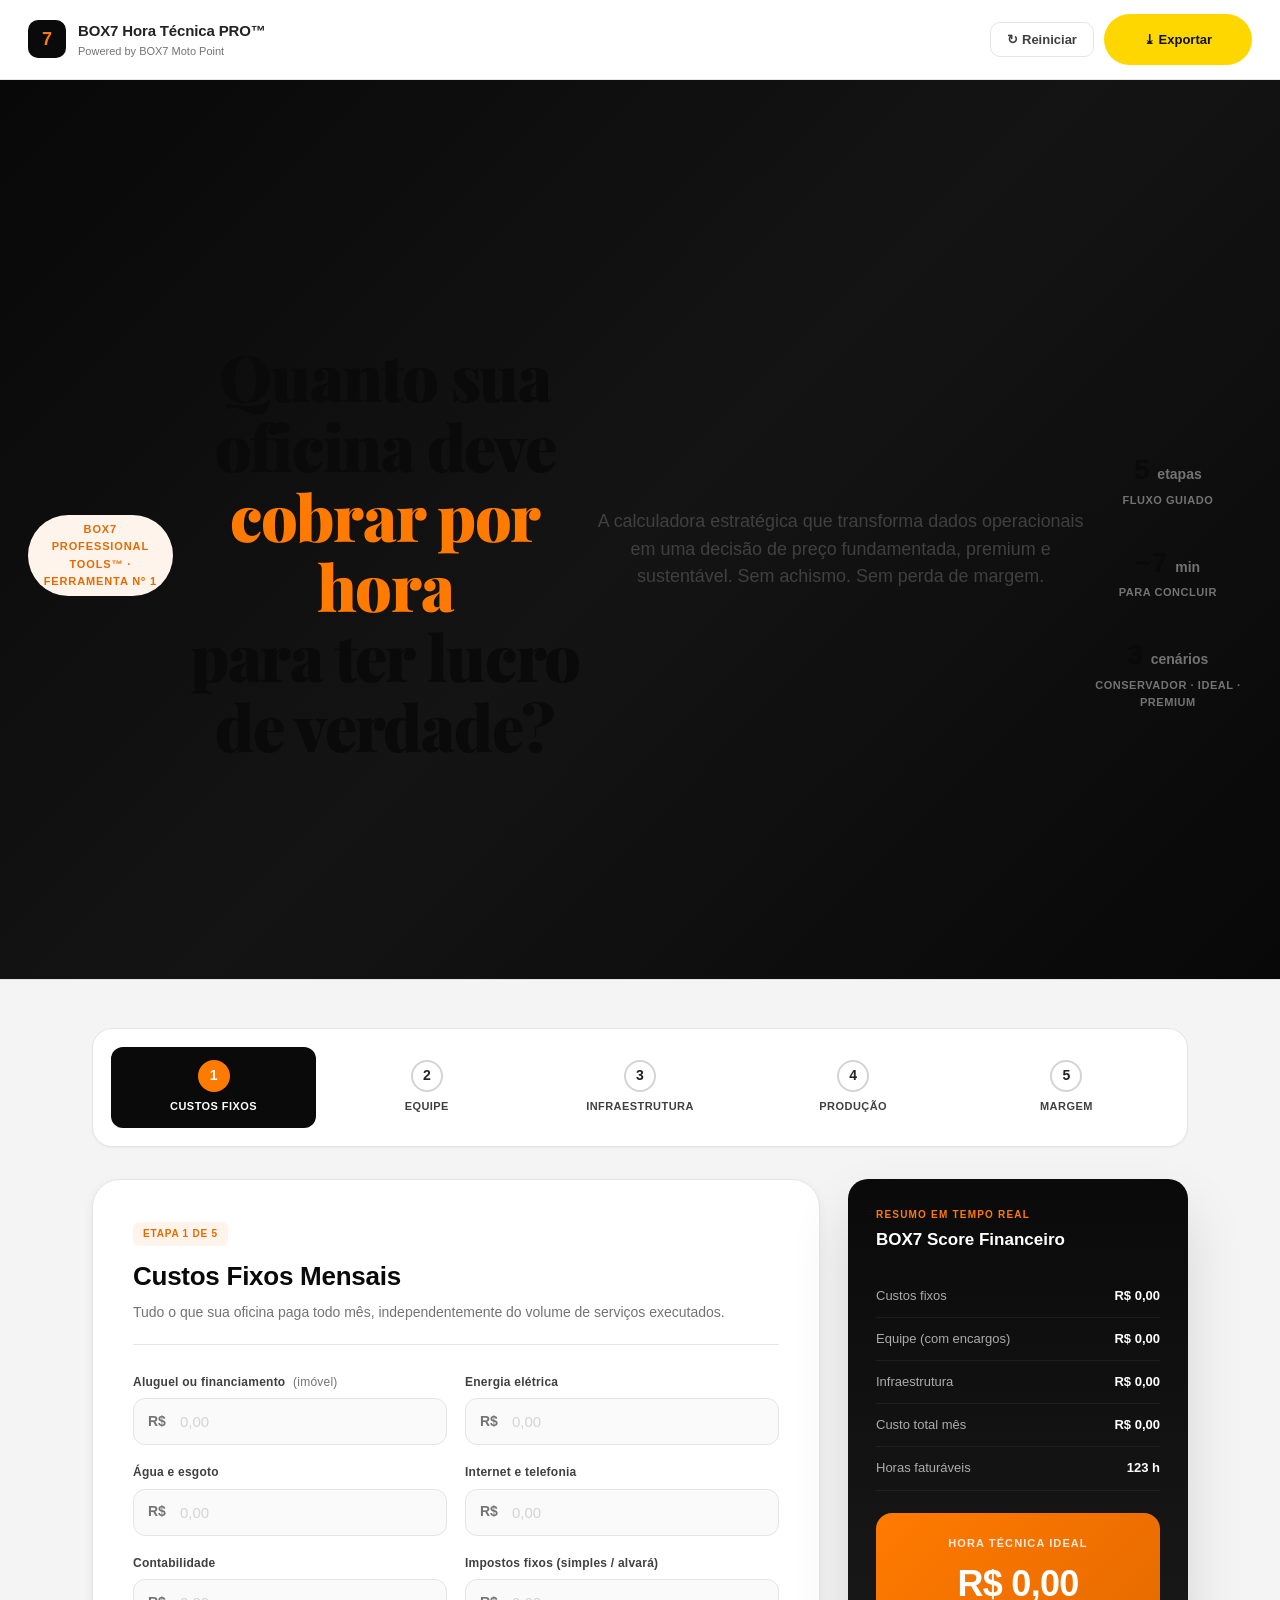
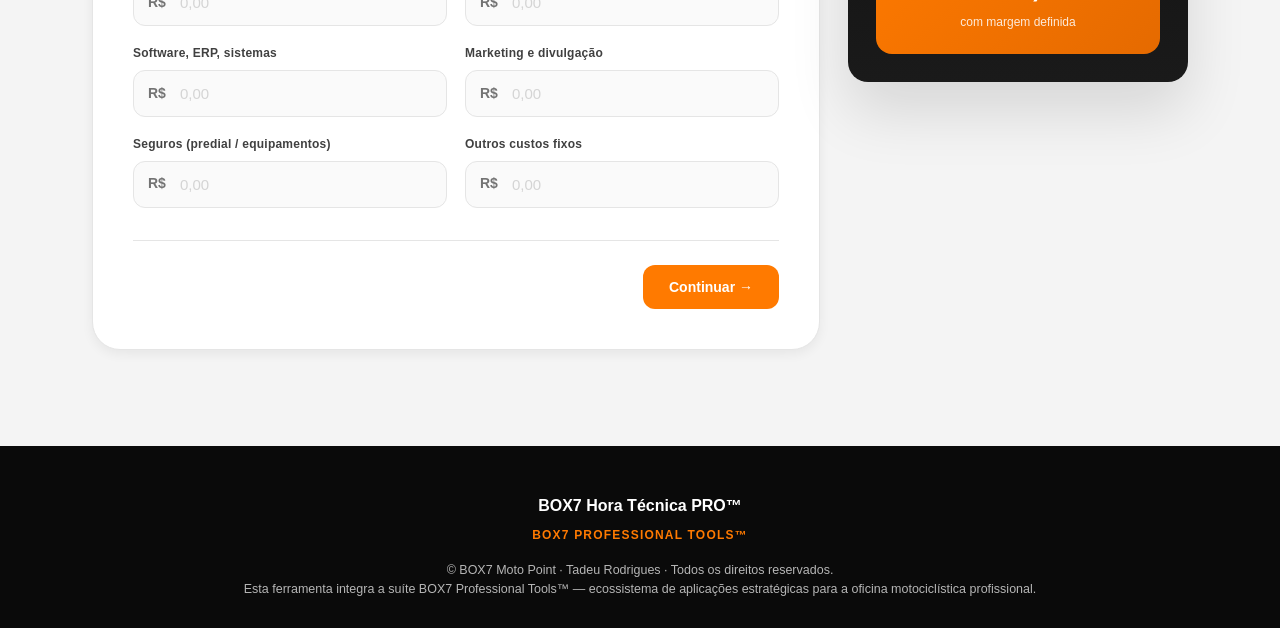
<file: hora-tecnica.html>
<!DOCTYPE html>
<html lang="pt-BR">
<head>
<meta charset="UTF-8">
<meta name="viewport" content="width=device-width, initial-scale=1.0">
<title>BOX7 Hora Técnica PRO™ — Powered by BOX7 Moto Point</title>
<meta name="description" content="Descubra exatamente quanto sua oficina deve cobrar por hora para obter lucro sustentável.">
<link rel="icon" href="data:image/svg+xml,%3Csvg xmlns='http://www.w3.org/2000/svg' viewBox='0 0 100 100'%3E%3Crect width='100' height='100' rx='20' fill='%23111'/%3E%3Ctext x='50' y='62' font-family='Inter,sans-serif' font-size='40' font-weight='900' fill='%23FF7A00' text-anchor='middle'%3E7%3C/text%3E%3C/svg%3E">

<link rel="preconnect" href="https://fonts.googleapis.com">
<link rel="preconnect" href="https://fonts.gstatic.com" crossorigin>
<link href="https://fonts.googleapis.com/css2?family=Inter:wght@300;400;500;600;700;800;900&family=Playfair+Display:wght@700;900&display=swap" rel="stylesheet">

<style>
:root {
  --black: #0A0A0A;
  --black-soft: #1A1A1A;
  --orange: #FF7A00;
  --orange-dark: #E56A00;
  --orange-light: #FFA94D;
  --orange-bg: #FFF4EC;
  --grey-50: #FAFAFA;
  --grey-100: #F4F4F4;
  --grey-200: #E5E5E5;
  --grey-300: #D4D4D4;
  --grey-500: #737373;
  --grey-700: #404040;
  --grey-900: #1F1F1F;
  --white: #FFFFFF;
  --red: #DC2626;
  --yellow: #EAB308;
  --green: #16A34A;
  --shadow-sm: 0 1px 2px rgba(0,0,0,0.04);
  --shadow-md: 0 4px 12px rgba(0,0,0,0.06);
  --shadow-lg: 0 20px 40px rgba(0,0,0,0.08);
  --shadow-xl: 0 30px 60px rgba(0,0,0,0.12);
  --radius-sm: 8px;
  --radius-md: 12px;
  --radius-lg: 20px;
  --radius-xl: 28px;
}
* { box-sizing: border-box; margin: 0; padding: 0; }
html { scroll-behavior: smooth; }
body {
  font-family: 'Inter', -apple-system, BlinkMacSystemFont, sans-serif;
  background: var(--white);
  color: var(--black);
  -webkit-font-smoothing: antialiased;
  line-height: 1.55;
  min-height: 100vh;
}
.serif { font-family: 'Playfair Display', Georgia, serif; }

/* TOP BAR */
.topbar {
  position: sticky; top: 0; z-index: 100;
  background: rgba(255,255,255,0.92);
  backdrop-filter: saturate(180%) blur(20px);
  -webkit-backdrop-filter: saturate(180%) blur(20px);
  border-bottom: 1px solid var(--grey-200);
}
.topbar-inner {
  max-width: 1280px; margin: 0 auto;
  padding: 14px 28px;
  display: flex; align-items: center; justify-content: space-between;
}
.brand { display: flex; align-items: center; gap: 12px; }
.brand-logo {
  width: 38px; height: 38px; border-radius: 10px;
  background: var(--black); color: var(--orange);
  display: flex; align-items: center; justify-content: center;
  font-weight: 900; font-size: 18px;
}
.brand-text { font-weight: 800; font-size: 15px; letter-spacing: -0.01em; }
.brand-sub { font-size: 11px; color: var(--grey-500); font-weight: 500; }
.topbar-actions { display: flex; gap: 10px; align-items: center; }
.btn-ghost {
  background: transparent; border: 1px solid var(--grey-200);
  padding: 9px 16px; border-radius: 10px; font-size: 13px; font-weight: 600;
  color: var(--grey-700); cursor: pointer; transition: all 0.2s;
}
.btn-ghost:hover { background: var(--grey-50); border-color: var(--grey-300); }
.btn-primary {
  background: var(--black); color: var(--white);
  padding: 9px 18px; border-radius: 10px; font-size: 13px; font-weight: 600;
  cursor: pointer; border: none; transition: all 0.2s;
}
.btn-primary:hover { background: var(--orange); transform: translateY(-1px); }

/* HERO */
.hero {
  background: linear-gradient(180deg, var(--white) 0%, var(--grey-50) 100%);
  padding: 64px 28px 48px;
  text-align: center;
  border-bottom: 1px solid var(--grey-200);
}
.eyebrow {
  display: inline-block; padding: 6px 14px; border-radius: 999px;
  background: var(--orange-bg); color: var(--orange-dark);
  font-size: 11px; font-weight: 700; letter-spacing: 0.08em; text-transform: uppercase;
  margin-bottom: 20px;
}
.hero h1 {
  font-family: 'Playfair Display', serif;
  font-size: clamp(34px, 5vw, 56px);
  font-weight: 900; line-height: 1.05;
  letter-spacing: -0.02em; max-width: 880px; margin: 0 auto 18px;
  color: var(--black);
}
.hero h1 .accent { color: var(--orange); }
.hero p.sub {
  font-size: clamp(16px, 1.4vw, 19px); color: var(--grey-700);
  max-width: 680px; margin: 0 auto 32px; font-weight: 400;
}
.hero-stats {
  display: flex; gap: 32px; justify-content: center; flex-wrap: wrap;
  margin-top: 28px;
}
.hero-stat { text-align: center; }
.hero-stat-val { font-size: 28px; font-weight: 900; color: var(--black); }
.hero-stat-val .u { font-size: 14px; color: var(--grey-500); font-weight: 600; }
.hero-stat-lab { font-size: 11px; color: var(--grey-500); letter-spacing: 0.05em; text-transform: uppercase; font-weight: 600; }

/* CONTAINER */
.container { max-width: 1180px; margin: 0 auto; padding: 0 28px; }

/* STEPPER */
.stepper {
  background: var(--white);
  border: 1px solid var(--grey-200);
  border-radius: var(--radius-lg);
  padding: 18px; margin: 48px auto 28px;
  display: grid; grid-template-columns: repeat(5, 1fr); gap: 8px;
  box-shadow: var(--shadow-sm);
}
.step {
  display: flex; flex-direction: column; align-items: center;
  padding: 12px 8px; border-radius: 12px; cursor: pointer;
  transition: all 0.25s ease;
  border: 1px solid transparent;
}
.step:hover { background: var(--grey-50); }
.step.active { background: var(--black); color: var(--white); }
.step.complete .step-num { background: var(--green); color: var(--white); border-color: var(--green); }
.step-num {
  width: 32px; height: 32px; border-radius: 50%;
  background: var(--white); border: 2px solid var(--grey-300);
  display: flex; align-items: center; justify-content: center;
  font-weight: 800; font-size: 14px; margin-bottom: 6px;
  transition: all 0.2s;
}
.step.active .step-num { background: var(--orange); border-color: var(--orange); color: var(--white); }
.step-label { font-size: 11px; font-weight: 700; letter-spacing: 0.04em; text-transform: uppercase; }
.step.active .step-label { color: var(--white); }
.step:not(.active) .step-label { color: var(--grey-700); }

/* CARD STEP */
.step-card {
  background: var(--white); border: 1px solid var(--grey-200);
  border-radius: var(--radius-xl); padding: 40px;
  box-shadow: var(--shadow-md); margin-bottom: 32px;
  display: none;
}
.step-card.active { display: block; animation: fadeIn 0.35s ease; }
@keyframes fadeIn { from { opacity: 0; transform: translateY(8px); } to { opacity: 1; transform: translateY(0); } }

.card-head { margin-bottom: 28px; padding-bottom: 20px; border-bottom: 1px solid var(--grey-200); }
.card-tag { display: inline-block; padding: 4px 10px; border-radius: 6px; background: var(--orange-bg); color: var(--orange-dark); font-size: 10px; font-weight: 700; letter-spacing: 0.08em; text-transform: uppercase; margin-bottom: 10px; }
.card-title { font-size: 26px; font-weight: 800; letter-spacing: -0.01em; color: var(--black); margin-bottom: 6px; }
.card-desc { font-size: 14px; color: var(--grey-500); }

.field-grid { display: grid; grid-template-columns: repeat(2, 1fr); gap: 18px; }
.field-grid.full { grid-template-columns: 1fr; }
.field { display: flex; flex-direction: column; }
.field label {
  font-size: 12px; font-weight: 700; color: var(--grey-700);
  margin-bottom: 7px; letter-spacing: 0.02em;
}
.field label .hint { font-weight: 400; color: var(--grey-500); margin-left: 4px; }
.field-wrap {
  position: relative; display: flex; align-items: center;
  background: var(--grey-50); border: 1.5px solid var(--grey-200);
  border-radius: 12px; transition: all 0.2s;
}
.field-wrap:focus-within { border-color: var(--orange); background: var(--white); box-shadow: 0 0 0 4px rgba(255,122,0,0.08); }
.field-wrap .prefix, .field-wrap .suffix {
  padding: 0 14px; font-size: 14px; font-weight: 600; color: var(--grey-500);
}
.field input {
  flex: 1; border: none; background: transparent;
  padding: 14px 14px 14px 4px;
  font-size: 15px; font-weight: 600; color: var(--black);
  font-family: inherit; outline: none;
}
.field input::placeholder { color: var(--grey-300); font-weight: 500; }
.field-wrap .prefix + input { padding-left: 0; }

/* SUBSECTION */
.subhead { margin-top: 28px; margin-bottom: 14px; }
.subhead-title { font-size: 14px; font-weight: 800; letter-spacing: 0.06em; text-transform: uppercase; color: var(--grey-700); display: flex; align-items: center; gap: 8px; }
.subhead-title::before { content: ''; width: 18px; height: 2px; background: var(--orange); border-radius: 2px; }

/* NAV */
.step-nav { display: flex; justify-content: space-between; margin-top: 32px; padding-top: 24px; border-top: 1px solid var(--grey-200); }
.btn-next {
  background: var(--orange); color: var(--white);
  padding: 14px 26px; border-radius: 12px;
  font-size: 14px; font-weight: 700; border: none; cursor: pointer;
  display: flex; align-items: center; gap: 10px;
  transition: all 0.2s;
}
.btn-next:hover { background: var(--orange-dark); transform: translateY(-1px); box-shadow: var(--shadow-md); }
.btn-back {
  background: var(--white); color: var(--grey-700);
  padding: 14px 22px; border-radius: 12px;
  font-size: 14px; font-weight: 600; border: 1.5px solid var(--grey-200); cursor: pointer;
}
.btn-back:hover { background: var(--grey-50); }

/* SUMMARY (LATERAL) */
.layout {
  display: grid; grid-template-columns: 1fr 340px; gap: 28px;
  align-items: flex-start; margin-top: 32px;
}
.sticky-summary { position: sticky; top: 88px; }
.summary-card {
  background: linear-gradient(180deg, var(--black) 0%, var(--black-soft) 100%);
  color: var(--white); border-radius: var(--radius-lg);
  padding: 28px; box-shadow: var(--shadow-xl);
}
.summary-tag { font-size: 10px; font-weight: 700; letter-spacing: 0.12em; text-transform: uppercase; color: var(--orange); }
.summary-title { font-size: 17px; font-weight: 800; margin-top: 4px; margin-bottom: 22px; }
.summary-row {
  display: flex; justify-content: space-between; align-items: center;
  padding: 11px 0; border-bottom: 1px solid rgba(255,255,255,0.06);
  font-size: 13px;
}
.summary-row .l { color: rgba(255,255,255,0.65); }
.summary-row .v { font-weight: 700; color: var(--white); font-variant-numeric: tabular-nums; }
.summary-hero {
  margin-top: 22px; padding: 22px; border-radius: 16px;
  background: linear-gradient(135deg, var(--orange) 0%, var(--orange-dark) 100%);
  text-align: center;
}
.summary-hero-lab { font-size: 11px; font-weight: 700; letter-spacing: 0.1em; text-transform: uppercase; color: rgba(255,255,255,0.85); }
.summary-hero-val { font-size: 36px; font-weight: 900; margin-top: 4px; letter-spacing: -0.02em; }
.summary-hero-sub { font-size: 12px; opacity: 0.85; margin-top: 2px; }

/* RESULT (STEP 6) */
.result-hero {
  background: linear-gradient(135deg, var(--black) 0%, var(--black-soft) 100%);
  color: var(--white); border-radius: var(--radius-xl);
  padding: 56px 44px; text-align: center; margin-bottom: 28px;
  position: relative; overflow: hidden;
}
.result-hero::before {
  content: ''; position: absolute; top: -50%; right: -20%;
  width: 600px; height: 600px;
  background: radial-gradient(circle, rgba(255,122,0,0.15) 0%, transparent 60%);
}
.result-hero-lab { font-size: 11px; font-weight: 700; letter-spacing: 0.14em; text-transform: uppercase; color: var(--orange); position: relative; }
.result-hero-val {
  font-family: 'Playfair Display', serif;
  font-size: clamp(56px, 8vw, 92px); font-weight: 900;
  margin: 14px 0 8px; letter-spacing: -0.03em;
  background: linear-gradient(135deg, var(--white) 0%, var(--orange-light) 100%);
  -webkit-background-clip: text; -webkit-text-fill-color: transparent;
  background-clip: text;
  position: relative;
}
.result-hero-sub { font-size: 15px; color: rgba(255,255,255,0.75); position: relative; }

.kpi-grid {
  display: grid; grid-template-columns: repeat(4, 1fr); gap: 16px;
  margin-bottom: 32px;
}
.kpi {
  background: var(--white); border: 1px solid var(--grey-200);
  border-radius: var(--radius-md); padding: 22px;
}
.kpi-lab { font-size: 10px; font-weight: 700; letter-spacing: 0.1em; text-transform: uppercase; color: var(--grey-500); margin-bottom: 8px; }
.kpi-val { font-size: 24px; font-weight: 800; color: var(--black); letter-spacing: -0.01em; }
.kpi-val .u { font-size: 12px; color: var(--grey-500); font-weight: 600; }
.kpi-delta { font-size: 11px; color: var(--green); font-weight: 700; margin-top: 4px; }
.kpi-delta.warn { color: var(--yellow); }
.kpi-delta.bad { color: var(--red); }

.analysis-card {
  background: var(--white); border: 1px solid var(--grey-200);
  border-radius: var(--radius-lg); padding: 36px; margin-bottom: 28px;
}
.analysis-head { display: flex; align-items: center; gap: 14px; margin-bottom: 24px; }
.analysis-icon {
  width: 48px; height: 48px; border-radius: 12px;
  background: var(--orange-bg); display: flex; align-items: center; justify-content: center;
  font-size: 22px;
}
.analysis-title { font-size: 22px; font-weight: 800; }
.analysis-sub { font-size: 13px; color: var(--grey-500); }

.insight {
  display: grid; grid-template-columns: 50px 1fr; gap: 14px;
  padding: 18px 0; border-bottom: 1px solid var(--grey-100);
}
.insight:last-child { border-bottom: none; }
.insight-num {
  width: 36px; height: 36px; border-radius: 50%;
  background: var(--orange); color: var(--white);
  font-weight: 800; font-size: 15px;
  display: flex; align-items: center; justify-content: center;
}
.insight-body h4 { font-size: 15px; font-weight: 800; margin-bottom: 4px; color: var(--black); }
.insight-body p { font-size: 13.5px; color: var(--grey-700); line-height: 1.6; }

.scenarios-grid {
  display: grid; grid-template-columns: repeat(3, 1fr); gap: 16px;
}
.scenario {
  background: var(--white); border: 1px solid var(--grey-200);
  border-radius: var(--radius-lg); padding: 24px;
  position: relative;
}
.scenario.recommended { border: 2px solid var(--orange); box-shadow: var(--shadow-md); }
.scenario.recommended::before {
  content: 'RECOMENDADO'; position: absolute; top: -10px; left: 50%; transform: translateX(-50%);
  background: var(--orange); color: var(--white);
  padding: 4px 12px; border-radius: 999px;
  font-size: 9.5px; font-weight: 800; letter-spacing: 0.1em;
}
.scenario-lab { font-size: 11px; font-weight: 700; letter-spacing: 0.08em; text-transform: uppercase; color: var(--grey-500); }
.scenario-val { font-size: 32px; font-weight: 900; margin: 8px 0; letter-spacing: -0.02em; color: var(--black); }
.scenario-margin { font-size: 12px; color: var(--grey-700); font-weight: 600; }
.scenario-desc { font-size: 12.5px; color: var(--grey-500); margin-top: 10px; line-height: 1.5; }

.actions-row { display: flex; gap: 12px; margin-top: 28px; flex-wrap: wrap; justify-content: center; }
.btn-action {
  padding: 14px 22px; border-radius: 12px; font-size: 13px; font-weight: 700;
  cursor: pointer; border: none; display: inline-flex; align-items: center; gap: 8px;
  transition: all 0.2s;
}
.btn-action.dark { background: var(--black); color: var(--white); }
.btn-action.dark:hover { background: var(--orange); }
.btn-action.outline { background: var(--white); color: var(--black); border: 1.5px solid var(--grey-200); }
.btn-action.outline:hover { border-color: var(--black); }

/* FOOTER */
.footer {
  background: var(--black); color: rgba(255,255,255,0.7);
  padding: 48px 28px 28px; margin-top: 64px;
}
.footer-inner { max-width: 1180px; margin: 0 auto; text-align: center; }
.footer-brand { color: var(--white); font-weight: 800; font-size: 16px; margin-bottom: 8px; }
.footer-tag { font-size: 12px; color: var(--orange); letter-spacing: 0.1em; text-transform: uppercase; font-weight: 700; }
.footer-text { font-size: 12.5px; margin-top: 16px; }

/* RESPONSIVE */
@media (max-width: 980px) {
  .layout { grid-template-columns: 1fr; }
  .sticky-summary { position: static; }
  .field-grid { grid-template-columns: 1fr; }
  .kpi-grid { grid-template-columns: repeat(2, 1fr); }
  .scenarios-grid { grid-template-columns: 1fr; }
  .stepper { grid-template-columns: repeat(5, 1fr); gap: 4px; padding: 12px; }
  .step-label { font-size: 9px; }
  .step-card { padding: 24px; }
}
@media print {
  .topbar, .footer, .step-nav, .stepper, .actions-row { display: none !important; }
  .step-card { box-shadow: none; border: none; display: block !important; page-break-after: always; }
}
</style>
    
    <link rel="stylesheet" href="css/style.css">

    <!-- Start of HubSpot Embed Code -->
    <script type="text/javascript"
        id="hs-script-loader"
        async
        defer
        src="//js.hs-scripts.com/51700873.js">
    </script>
    <!-- End of HubSpot Embed Code -->

</head>
<body>

<!-- TOP BAR -->
<div class="topbar">
  <div class="topbar-inner">
    <div class="brand">
      <div class="brand-logo">7</div>
      <div>
        <div class="brand-text">BOX7 Hora Técnica PRO™</div>
        <div class="brand-sub">Powered by BOX7 Moto Point</div>
      </div>
    </div>
    <div class="topbar-actions">
      <button class="btn-ghost" onclick="resetAll()">↻ Reiniciar</button>
      <button class="btn-primary" onclick="window.print()">⤓ Exportar</button>
    </div>
  </div>
</div>

<!-- HERO -->
<section class="hero">
  <span class="eyebrow">BOX7 Professional Tools™ · Ferramenta Nº 1</span>
  <h1>Quanto sua oficina deve <span class="accent">cobrar por hora</span><br>para ter lucro de verdade?</h1>
  <p class="sub">A calculadora estratégica que transforma dados operacionais em uma decisão de preço fundamentada, premium e sustentável. Sem achismo. Sem perda de margem.</p>
  <div class="hero-stats">
    <div class="hero-stat">
      <div class="hero-stat-val">5 <span class="u">etapas</span></div>
      <div class="hero-stat-lab">Fluxo guiado</div>
    </div>
    <div class="hero-stat">
      <div class="hero-stat-val">~7 <span class="u">min</span></div>
      <div class="hero-stat-lab">Para concluir</div>
    </div>
    <div class="hero-stat">
      <div class="hero-stat-val">3 <span class="u">cenários</span></div>
      <div class="hero-stat-lab">Conservador · Ideal · Premium</div>
    </div>
  </div>
</section>

<div class="container">
  <!-- STEPPER -->
  <div class="stepper" id="stepper">
    <div class="step active" data-step="1"><div class="step-num">1</div><div class="step-label">Custos Fixos</div></div>
    <div class="step" data-step="2"><div class="step-num">2</div><div class="step-label">Equipe</div></div>
    <div class="step" data-step="3"><div class="step-num">3</div><div class="step-label">Infraestrutura</div></div>
    <div class="step" data-step="4"><div class="step-num">4</div><div class="step-label">Produção</div></div>
    <div class="step" data-step="5"><div class="step-num">5</div><div class="step-label">Margem</div></div>
  </div>

  <div class="layout">
    <!-- MAIN -->
    <div>

      <!-- STEP 1: CUSTOS FIXOS -->
      <div class="step-card active" data-card="1">
        <div class="card-head">
          <span class="card-tag">Etapa 1 de 5</span>
          <div class="card-title">Custos Fixos Mensais</div>
          <div class="card-desc">Tudo o que sua oficina paga todo mês, independentemente do volume de serviços executados.</div>
        </div>
        <div class="field-grid">
          <div class="field">
            <label>Aluguel ou financiamento <span class="hint">(imóvel)</span></label>
            <div class="field-wrap"><span class="prefix">R$</span><input type="number" id="f_aluguel" placeholder="0,00" oninput="recalc()"></div>
          </div>
          <div class="field">
            <label>Energia elétrica</label>
            <div class="field-wrap"><span class="prefix">R$</span><input type="number" id="f_energia" placeholder="0,00" oninput="recalc()"></div>
          </div>
          <div class="field">
            <label>Água e esgoto</label>
            <div class="field-wrap"><span class="prefix">R$</span><input type="number" id="f_agua" placeholder="0,00" oninput="recalc()"></div>
          </div>
          <div class="field">
            <label>Internet e telefonia</label>
            <div class="field-wrap"><span class="prefix">R$</span><input type="number" id="f_internet" placeholder="0,00" oninput="recalc()"></div>
          </div>
          <div class="field">
            <label>Contabilidade</label>
            <div class="field-wrap"><span class="prefix">R$</span><input type="number" id="f_contab" placeholder="0,00" oninput="recalc()"></div>
          </div>
          <div class="field">
            <label>Impostos fixos (simples / alvará)</label>
            <div class="field-wrap"><span class="prefix">R$</span><input type="number" id="f_impostos" placeholder="0,00" oninput="recalc()"></div>
          </div>
          <div class="field">
            <label>Software, ERP, sistemas</label>
            <div class="field-wrap"><span class="prefix">R$</span><input type="number" id="f_software" placeholder="0,00" oninput="recalc()"></div>
          </div>
          <div class="field">
            <label>Marketing e divulgação</label>
            <div class="field-wrap"><span class="prefix">R$</span><input type="number" id="f_mkt" placeholder="0,00" oninput="recalc()"></div>
          </div>
          <div class="field">
            <label>Seguros (predial / equipamentos)</label>
            <div class="field-wrap"><span class="prefix">R$</span><input type="number" id="f_seguros" placeholder="0,00" oninput="recalc()"></div>
          </div>
          <div class="field">
            <label>Outros custos fixos</label>
            <div class="field-wrap"><span class="prefix">R$</span><input type="number" id="f_outros" placeholder="0,00" oninput="recalc()"></div>
          </div>
        </div>
        <div class="step-nav">
          <span></span>
          <button class="btn-next" onclick="go(2)">Continuar →</button>
        </div>
      </div>

      <!-- STEP 2: EQUIPE -->
      <div class="step-card" data-card="2">
        <div class="card-head">
          <span class="card-tag">Etapa 2 de 5</span>
          <div class="card-title">Custo Total da Equipe Técnica</div>
          <div class="card-desc">Inclua todos os mecânicos, auxiliares e o seu próprio pró-labore (se aplicável).</div>
        </div>
        <div class="field-grid">
          <div class="field">
            <label>Nº de mecânicos / técnicos</label>
            <div class="field-wrap"><input type="number" id="e_qtd" placeholder="0" oninput="recalc()"><span class="suffix">pessoas</span></div>
          </div>
          <div class="field">
            <label>Salário médio mensal (por técnico)</label>
            <div class="field-wrap"><span class="prefix">R$</span><input type="number" id="e_salario" placeholder="0,00" oninput="recalc()"></div>
          </div>
          <div class="field">
            <label>Encargos sobre salário <span class="hint">(% — INSS, FGTS, férias, 13º)</span></label>
            <div class="field-wrap"><input type="number" id="e_encargos" placeholder="70" value="70" oninput="recalc()"><span class="suffix">%</span></div>
          </div>
          <div class="field">
            <label>Benefícios totais <span class="hint">(VT, VR, plano de saúde)</span></label>
            <div class="field-wrap"><span class="prefix">R$</span><input type="number" id="e_beneficios" placeholder="0,00" oninput="recalc()"></div>
          </div>
          <div class="field">
            <label>Pró-labore do gestor</label>
            <div class="field-wrap"><span class="prefix">R$</span><input type="number" id="e_prolabore" placeholder="0,00" oninput="recalc()"></div>
          </div>
          <div class="field">
            <label>Treinamento e capacitação <span class="hint">(mensal)</span></label>
            <div class="field-wrap"><span class="prefix">R$</span><input type="number" id="e_treino" placeholder="0,00" oninput="recalc()"></div>
          </div>
        </div>
        <div class="step-nav">
          <button class="btn-back" onclick="go(1)">← Voltar</button>
          <button class="btn-next" onclick="go(3)">Continuar →</button>
        </div>
      </div>

      <!-- STEP 3: INFRAESTRUTURA -->
      <div class="step-card" data-card="3">
        <div class="card-head">
          <span class="card-tag">Etapa 3 de 5</span>
          <div class="card-title">Infraestrutura & Depreciação</div>
          <div class="card-desc">Investimento em equipamentos, ferramentas, manutenção e o impacto da depreciação no custo da hora.</div>
        </div>
        <div class="field-grid">
          <div class="field">
            <label>Investimento total em equipamentos</label>
            <div class="field-wrap"><span class="prefix">R$</span><input type="number" id="i_invest" placeholder="0,00" oninput="recalc()"></div>
          </div>
          <div class="field">
            <label>Vida útil média (anos)</label>
            <div class="field-wrap"><input type="number" id="i_vida" placeholder="5" value="5" oninput="recalc()"><span class="suffix">anos</span></div>
          </div>
          <div class="field">
            <label>Manutenção mensal de equipamentos</label>
            <div class="field-wrap"><span class="prefix">R$</span><input type="number" id="i_manut" placeholder="0,00" oninput="recalc()"></div>
          </div>
          <div class="field">
            <label>Ferramentas e consumíveis</label>
            <div class="field-wrap"><span class="prefix">R$</span><input type="number" id="i_ferr" placeholder="0,00" oninput="recalc()"></div>
          </div>
          <div class="field">
            <label>Limpeza, EPI, uniformes</label>
            <div class="field-wrap"><span class="prefix">R$</span><input type="number" id="i_limp" placeholder="0,00" oninput="recalc()"></div>
          </div>
          <div class="field">
            <label>Descarte de resíduos / óleo</label>
            <div class="field-wrap"><span class="prefix">R$</span><input type="number" id="i_descarte" placeholder="0,00" oninput="recalc()"></div>
          </div>
        </div>
        <div class="step-nav">
          <button class="btn-back" onclick="go(2)">← Voltar</button>
          <button class="btn-next" onclick="go(4)">Continuar →</button>
        </div>
      </div>

      <!-- STEP 4: PRODUÇÃO -->
      <div class="step-card" data-card="4">
        <div class="card-head">
          <span class="card-tag">Etapa 4 de 5</span>
          <div class="card-title">Capacidade Produtiva</div>
          <div class="card-desc">Quantas horas tecnicamente produtivas (faturáveis) sua oficina gera por mês.</div>
        </div>
        <div class="field-grid">
          <div class="field">
            <label>Dias úteis trabalhados <span class="hint">(por mês)</span></label>
            <div class="field-wrap"><input type="number" id="p_dias" placeholder="22" value="22" oninput="recalc()"><span class="suffix">dias</span></div>
          </div>
          <div class="field">
            <label>Horas trabalhadas <span class="hint">(por dia, por técnico)</span></label>
            <div class="field-wrap"><input type="number" id="p_horas" placeholder="8" value="8" oninput="recalc()"><span class="suffix">h</span></div>
          </div>
          <div class="field">
            <label>Eficiência produtiva real <span class="hint">(% efetivamente faturável)</span></label>
            <div class="field-wrap"><input type="number" id="p_efic" placeholder="70" value="70" oninput="recalc()"><span class="suffix">%</span></div>
          </div>
          <div class="field">
            <label>Faturamento esperado <span class="hint">(opcional — para checagem)</span></label>
            <div class="field-wrap"><span class="prefix">R$</span><input type="number" id="p_fatur" placeholder="0,00" oninput="recalc()"></div>
          </div>
        </div>
        <div class="step-nav">
          <button class="btn-back" onclick="go(3)">← Voltar</button>
          <button class="btn-next" onclick="go(5)">Continuar →</button>
        </div>
      </div>

      <!-- STEP 5: MARGEM -->
      <div class="step-card" data-card="5">
        <div class="card-head">
          <span class="card-tag">Etapa 5 de 5</span>
          <div class="card-title">Margem & Posicionamento</div>
          <div class="card-desc">Defina o lucro líquido que você deseja extrair de cada hora técnica vendida.</div>
        </div>
        <div class="field-grid">
          <div class="field">
            <label>Margem de lucro desejada</label>
            <div class="field-wrap"><input type="number" id="m_margem" placeholder="30" value="30" oninput="recalc()"><span class="suffix">%</span></div>
          </div>
          <div class="field">
            <label>Carga tributária sobre venda <span class="hint">(Simples / ISS)</span></label>
            <div class="field-wrap"><input type="number" id="m_impostos" placeholder="10" value="10" oninput="recalc()"><span class="suffix">%</span></div>
          </div>
          <div class="field">
            <label>Comissão sobre serviços <span class="hint">(% pago ao técnico)</span></label>
            <div class="field-wrap"><input type="number" id="m_comissao" placeholder="0" value="0" oninput="recalc()"><span class="suffix">%</span></div>
          </div>
          <div class="field">
            <label>Reserva técnica <span class="hint">(% para imprevistos)</span></label>
            <div class="field-wrap"><input type="number" id="m_reserva" placeholder="5" value="5" oninput="recalc()"><span class="suffix">%</span></div>
          </div>
        </div>
        <div class="step-nav">
          <button class="btn-back" onclick="go(4)">← Voltar</button>
          <button class="btn-next" onclick="showResult()">Calcular Resultado →</button>
        </div>
      </div>

      <!-- STEP 6: RESULTADO -->
      <div class="step-card" data-card="6">
        <div class="result-hero">
          <div class="result-hero-lab">Sua hora técnica ideal</div>
          <div class="result-hero-val" id="r_hora_ideal">R$ 0,00</div>
          <div class="result-hero-sub">com a margem de lucro líquida que você definiu</div>
        </div>

        <div class="kpi-grid">
          <div class="kpi">
            <div class="kpi-lab">Custo total mensal</div>
            <div class="kpi-val" id="r_custo_total">R$ 0</div>
            <div class="kpi-delta" id="r_custo_delta">Fixos + Equipe + Infra</div>
          </div>
          <div class="kpi">
            <div class="kpi-lab">Horas faturáveis / mês</div>
            <div class="kpi-val" id="r_horas">0 <span class="u">h</span></div>
            <div class="kpi-delta" id="r_horas_delta">Capacidade líquida</div>
          </div>
          <div class="kpi">
            <div class="kpi-lab">Custo da hora técnica</div>
            <div class="kpi-val" id="r_custo_hora">R$ 0</div>
            <div class="kpi-delta">Ponto de equilíbrio</div>
          </div>
          <div class="kpi">
            <div class="kpi-lab">Lucro líquido / hora</div>
            <div class="kpi-val" id="r_lucro">R$ 0</div>
            <div class="kpi-delta">Após margem aplicada</div>
          </div>
        </div>

        <div class="analysis-card">
          <div class="analysis-head">
            <div class="analysis-icon">⚡</div>
            <div>
              <div class="analysis-title">Análise Inteligente BOX7™</div>
              <div class="analysis-sub">Diagnóstico estratégico baseado nos seus números</div>
            </div>
          </div>
          <div id="insights"></div>
        </div>

        <h3 style="font-size:18px;font-weight:800;margin:8px 0 16px;letter-spacing:-0.01em;">Cenários estratégicos de precificação</h3>
        <div class="scenarios-grid">
          <div class="scenario">
            <div class="scenario-lab">Conservador</div>
            <div class="scenario-val" id="s_cons">R$ 0</div>
            <div class="scenario-margin">Margem ~15% líquida</div>
            <div class="scenario-desc">Mercado regional comum. Volume alto, percepção média de valor.</div>
          </div>
          <div class="scenario recommended">
            <div class="scenario-lab">Ideal BOX7™</div>
            <div class="scenario-val" id="s_ideal">R$ 0</div>
            <div class="scenario-margin">Margem desejada definida</div>
            <div class="scenario-desc">Equilíbrio entre rentabilidade e competitividade. O preço justo para uma oficina profissional.</div>
          </div>
          <div class="scenario">
            <div class="scenario-lab">Premium</div>
            <div class="scenario-val" id="s_prem">R$ 0</div>
            <div class="scenario-margin">Margem +50% sobre ideal</div>
            <div class="scenario-desc">Especialização técnica, recepção premium, autoridade da marca. Cliente paga pela experiência.</div>
          </div>
        </div>

        <div class="actions-row">
          <button class="btn-action dark" onclick="window.print()">⤓ Exportar PDF</button>
          <button class="btn-action outline" onclick="go(1)">↻ Refazer simulação</button>
          <button class="btn-action outline" onclick="copyShare()">⎘ Copiar resumo</button>
        </div>
      </div>

    </div>

    <!-- LATERAL -->
    <aside class="sticky-summary">
      <div class="summary-card">
        <div class="summary-tag">Resumo em tempo real</div>
        <div class="summary-title">BOX7 Score Financeiro</div>
        <div class="summary-row"><span class="l">Custos fixos</span><span class="v" id="sum_fixos">R$ 0</span></div>
        <div class="summary-row"><span class="l">Equipe (com encargos)</span><span class="v" id="sum_equipe">R$ 0</span></div>
        <div class="summary-row"><span class="l">Infraestrutura</span><span class="v" id="sum_infra">R$ 0</span></div>
        <div class="summary-row"><span class="l">Custo total mês</span><span class="v" id="sum_total">R$ 0</span></div>
        <div class="summary-row"><span class="l">Horas faturáveis</span><span class="v" id="sum_horas">0 h</span></div>
        <div class="summary-hero">
          <div class="summary-hero-lab">Hora técnica ideal</div>
          <div class="summary-hero-val" id="sum_hora">R$ 0</div>
          <div class="summary-hero-sub">com margem definida</div>
        </div>
      </div>
    </aside>
  </div>
</div>

<!-- FOOTER -->
<footer class="footer">
  <div class="footer-inner">
    <div class="footer-brand">BOX7 Hora Técnica PRO™</div>
    <div class="footer-tag">BOX7 Professional Tools™</div>
    <div class="footer-text">
      © BOX7 Moto Point · Tadeu Rodrigues · Todos os direitos reservados.<br>
      Esta ferramenta integra a suíte BOX7 Professional Tools™ — ecossistema de aplicações estratégicas para a oficina motociclística profissional.
    </div>
  </div>
</footer>

<script>
function n(id){ return parseFloat(document.getElementById(id).value) || 0; }
function fmt(v){ return v.toLocaleString('pt-BR', {style:'currency', currency:'BRL', minimumFractionDigits:2}); }
function fmtN(v){ return v.toLocaleString('pt-BR', {maximumFractionDigits:0}); }

function calc(){
  // FIXOS
  const fixos = n('f_aluguel')+n('f_energia')+n('f_agua')+n('f_internet')+n('f_contab')+n('f_impostos')+n('f_software')+n('f_mkt')+n('f_seguros')+n('f_outros');
  // EQUIPE
  const qtd = n('e_qtd');
  const salario = n('e_salario');
  const encargos = n('e_encargos')/100;
  const custoTec = qtd * (salario * (1+encargos)) + n('e_beneficios') + n('e_treino');
  const equipe = custoTec + n('e_prolabore');
  // INFRA
  const depreciacao = n('i_invest') / (Math.max(1,n('i_vida'))*12);
  const infra = depreciacao + n('i_manut') + n('i_ferr') + n('i_limp') + n('i_descarte');
  const total = fixos + equipe + infra;
  // PRODUÇÃO
  const horasBrutas = n('p_dias') * n('p_horas') * Math.max(1, qtd);
  const efic = n('p_efic')/100;
  const horas = horasBrutas * efic;
  // MARGEM
  const margem = n('m_margem')/100;
  const imp = n('m_impostos')/100;
  const com = n('m_comissao')/100;
  const reserva = n('m_reserva')/100;

  const custoHora = horas > 0 ? total/horas : 0;
  // Preço ideal: custoHora / (1 - margem - imp - com - reserva)
  const divisor = Math.max(0.01, 1 - margem - imp - com - reserva);
  const horaIdeal = custoHora / divisor;
  const lucroHora = horaIdeal - custoHora - (horaIdeal*(imp+com+reserva));

  // CENÁRIOS
  const cons = custoHora / Math.max(0.01, 1 - 0.15 - imp - com - reserva);
  const prem = custoHora / Math.max(0.01, 1 - (margem*1.5) - imp - com - reserva);

  return {fixos, equipe, infra, total, horas, custoHora, horaIdeal, lucroHora, cons, prem, margem, qtd, salario};
}

function recalc(){
  const d = calc();
  document.getElementById('sum_fixos').textContent = fmt(d.fixos);
  document.getElementById('sum_equipe').textContent = fmt(d.equipe);
  document.getElementById('sum_infra').textContent = fmt(d.infra);
  document.getElementById('sum_total').textContent = fmt(d.total);
  document.getElementById('sum_horas').textContent = fmtN(d.horas) + ' h';
  document.getElementById('sum_hora').textContent = fmt(d.horaIdeal);

  document.getElementById('r_hora_ideal').textContent = fmt(d.horaIdeal);
  document.getElementById('r_custo_total').textContent = fmt(d.total);
  document.getElementById('r_horas').innerHTML = fmtN(d.horas) + ' <span class="u">h</span>';
  document.getElementById('r_custo_hora').textContent = fmt(d.custoHora);
  document.getElementById('r_lucro').textContent = fmt(d.lucroHora);
  document.getElementById('s_cons').textContent = fmt(d.cons);
  document.getElementById('s_ideal').textContent = fmt(d.horaIdeal);
  document.getElementById('s_prem').textContent = fmt(d.prem);

  buildInsights(d);
}

function buildInsights(d){
  const ins = [];
  // 1. Análise de equilíbrio
  if (d.custoHora === 0){
    ins.push({n:1, t:'Aguardando dados', d:'Preencha os campos das etapas anteriores para ativar a análise inteligente. Quanto mais preciso o seu input, mais estratégica a recomendação.'});
  } else {
    const pctEquipe = d.total > 0 ? (d.equipe/d.total*100).toFixed(0) : 0;
    const pctFixos = d.total > 0 ? (d.fixos/d.total*100).toFixed(0) : 0;
    ins.push({n:1, t:'Composição do custo total', d:`Sua equipe representa ${pctEquipe}% do custo mensal, enquanto os fixos consomem ${pctFixos}%. ${pctEquipe>60?'Atenção: equipe acima de 60% indica baixa produtividade ou estrutura enxuta sob pressão.':'Composição saudável.'}`});

    // 2. Diagnóstico do preço
    let diag = '';
    if (d.horaIdeal < 100) diag = 'Seu preço-alvo está abaixo da média de mercado para oficinas profissionais. Reavalie eficiência produtiva e margem.';
    else if (d.horaIdeal < 180) diag = 'Você está na faixa de oficinas profissionais convencionais. Há espaço para subir o ticket via posicionamento.';
    else if (d.horaIdeal < 280) diag = 'Faixa premium — compatível com oficinas especializadas e bem posicionadas.';
    else diag = 'Faixa de autoridade — cliente paga pela experiência. Garanta consistência de entrega e atendimento.';
    ins.push({n:2, t:'Posicionamento de mercado', d:diag});

    // 3. Eficiência
    const efic = n('p_efic');
    if (efic < 60) ins.push({n:3, t:'Eficiência produtiva crítica', d:`Apenas ${efic}% das horas pagas geram receita. Cada ponto percentual recuperado pode reduzir sua hora técnica em 1-2%. Foque em fluxo de bancada e tempos padrão.`});
    else if (efic < 75) ins.push({n:3, t:'Eficiência abaixo do ideal BOX7™', d:`${efic}% de eficiência é o piso aceitável. O padrão BOX7™ recomenda atingir 80-85% via Método BOX7 de organização produtiva.`});
    else ins.push({n:3, t:'Eficiência produtiva saudável', d:`${efic}% de eficiência é excelente. Você está extraindo bem da sua capacidade instalada.`});

    // 4. Recomendação estratégica
    ins.push({n:4, t:'Recomendação estratégica BOX7™', d:`Adote o cenário "Ideal BOX7™" (${fmt(d.horaIdeal)}/h) como hora oficial. Apresente o cenário Premium (${fmt(d.prem)}/h) em serviços especializados (suspensão, motor, diagnóstico avançado). Use o conservador apenas para serviços de alto giro e baixa complexidade.`});
  }
  document.getElementById('insights').innerHTML = ins.map(i =>
    `<div class="insight"><div class="insight-num">${i.n}</div><div class="insight-body"><h4>${i.t}</h4><p>${i.d}</p></div></div>`
  ).join('');
}

function go(step){
  document.querySelectorAll('.step-card').forEach(c => c.classList.remove('active'));
  document.querySelector(`[data-card="${step}"]`).classList.add('active');
  document.querySelectorAll('#stepper .step').forEach((s,i) => {
    s.classList.remove('active');
    if (i+1 < step) s.classList.add('complete');
    else s.classList.remove('complete');
    if (i+1 === step) s.classList.add('active');
  });
  window.scrollTo({top: 0, behavior: 'smooth'});
  recalc();
}
function showResult(){
  document.querySelectorAll('.step-card').forEach(c => c.classList.remove('active'));
  document.querySelector(`[data-card="6"]`).classList.add('active');
  document.querySelectorAll('#stepper .step').forEach(s => s.classList.add('complete'));
  window.scrollTo({top: 0, behavior: 'smooth'});
  recalc();
}
function resetAll(){
  if (!confirm('Limpar todos os campos e reiniciar a simulação?')) return;
  document.querySelectorAll('input').forEach(i => { i.value = ''; });
  document.getElementById('e_encargos').value = 70;
  document.getElementById('i_vida').value = 5;
  document.getElementById('p_dias').value = 22;
  document.getElementById('p_horas').value = 8;
  document.getElementById('p_efic').value = 70;
  document.getElementById('m_margem').value = 30;
  document.getElementById('m_impostos').value = 10;
  document.getElementById('m_comissao').value = 0;
  document.getElementById('m_reserva').value = 5;
  go(1);
}
function copyShare(){
  const d = calc();
  const txt = `BOX7 Hora Técnica PRO™ — Resultado\n\nHora técnica ideal: ${fmt(d.horaIdeal)}\nCusto da hora: ${fmt(d.custoHora)}\nLucro/hora: ${fmt(d.lucroHora)}\nHoras faturáveis/mês: ${fmtN(d.horas)} h\nCusto total/mês: ${fmt(d.total)}\n\nCenários: Conservador ${fmt(d.cons)} · Ideal ${fmt(d.horaIdeal)} · Premium ${fmt(d.prem)}\n\nCalculado em BOX7 Hora Técnica PRO™ · Powered by BOX7 Moto Point`;
  navigator.clipboard.writeText(txt).then(() => alert('Resumo copiado para a área de transferência!'));
}
recalc();
</script>
<script defer src="https://static.cloudflareinsights.com/beacon.min.js/v4513226cdae34746b4dedf0b4dfa099e1781791509496" integrity="sha512-ZE9pZaUXND66v380QUtch/5sE9tPFh2zg45pR2PB0CVkCtOREv2AJKkSidISWkysEuQ0EH8faUU5du78bx87UQ==" data-cf-beacon='{"version":"2024.11.0","token":"4edd5f8ec12a48cfa682ab8261b80a79","server_timing":{"name":{"cfCacheStatus":true,"cfEdge":true,"cfExtPri":true,"cfL4":true,"cfOrigin":true,"cfSpeedBrain":true},"location_startswith":null}}' crossorigin="anonymous"></script>
<script defer src="https://static.cloudflareinsights.com/beacon.min.js/v4513226cdae34746b4dedf0b4dfa099e1781791509496" integrity="sha512-ZE9pZaUXND66v380QUtch/5sE9tPFh2zg45pR2PB0CVkCtOREv2AJKkSidISWkysEuQ0EH8faUU5du78bx87UQ==" data-cf-beacon='{"version":"2024.11.0","token":"4edd5f8ec12a48cfa682ab8261b80a79","server_timing":{"name":{"cfCacheStatus":true,"cfEdge":true,"cfExtPri":true,"cfL4":true,"cfOrigin":true,"cfSpeedBrain":true},"location_startswith":null}}' crossorigin="anonymous"></script>
</body>
</html>
</file>
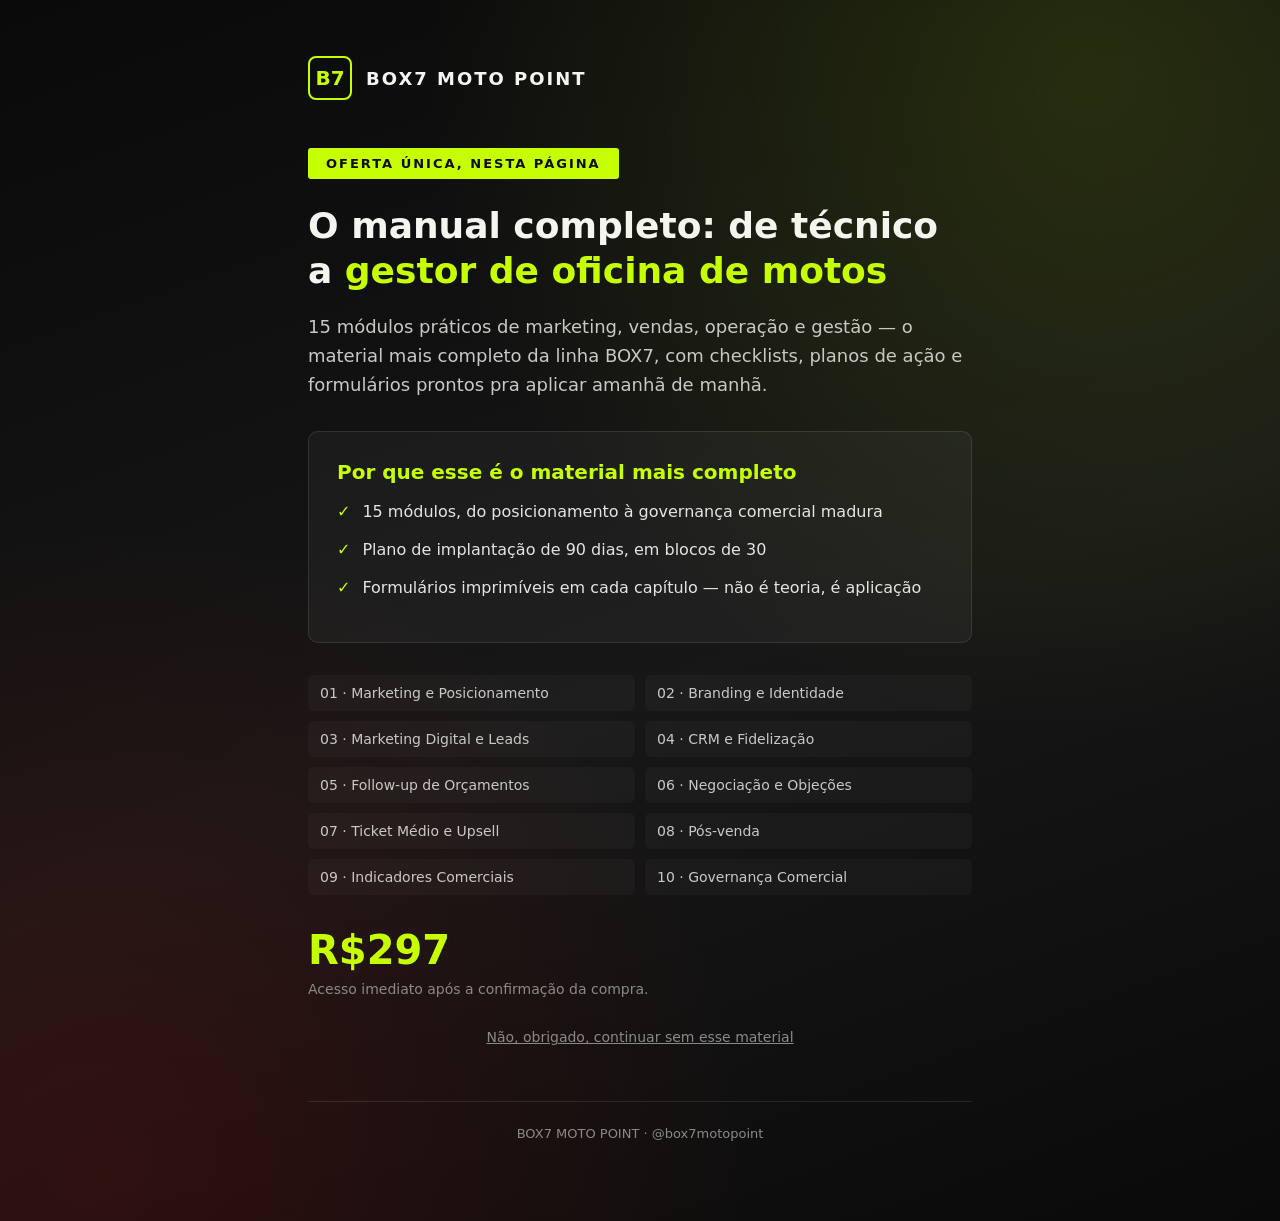
<file: oferta-297.html>
<!DOCTYPE html>
<html lang="pt-BR"><head><meta charset="UTF-8">
<meta name="viewport" content="width=device-width, initial-scale=1.0">
<title>Oferta Especial · BOX7</title>
<style>
  *{box-sizing:border-box;margin:0;padding:0;}
  body{
    font-family:-apple-system,'DejaVu Sans',sans-serif;
    background:
      radial-gradient(circle at 85% 6%, rgba(198,255,0,0.12) 0%, rgba(198,255,0,0) 42%),
      radial-gradient(circle at 8% 96%, rgba(225,6,0,0.14) 0%, rgba(225,6,0,0) 40%),
      linear-gradient(160deg, #0A0A0A 0%, #171717 55%, #0A0A0A 100%);
    color:#F5F5F0;
    min-height:100vh;
  }
  .wrap{max-width:720px;margin:0 auto;padding:56px 28px 80px;}
  .brand{display:flex;align-items:center;gap:14px;margin-bottom:48px;}
  .brand-mark{width:44px;height:44px;background:#0D0D0D;border:2px solid #C6FF00;border-radius:8px;display:flex;align-items:center;justify-content:center;font-weight:700;font-size:20px;color:#C6FF00;}
  .brand span{font-weight:700;font-size:18px;letter-spacing:2px;color:#F5F5F0;}
  .badge{display:inline-block;background:#C6FF00;color:#0D0D0D;font-weight:700;font-size:13px;letter-spacing:2px;padding:8px 18px;border-radius:3px;text-transform:uppercase;margin-bottom:24px;}
  h1{font-size:36px;font-weight:700;line-height:1.25;margin-bottom:20px;}
  h1 em{font-style:normal;color:#C6FF00;}
  p.lede{font-size:18px;color:#C9C9C4;line-height:1.6;margin-bottom:32px;}
  .box{background:rgba(255,255,255,0.04);border:1px solid rgba(255,255,255,0.1);border-radius:10px;padding:28px;margin-bottom:32px;}
  .box h2{font-size:20px;margin-bottom:16px;color:#C6FF00;}
  .box ul{list-style:none;}
  .box li{display:flex;gap:12px;font-size:16px;color:#E4E4E0;line-height:1.5;margin-bottom:14px;align-items:flex-start;}
  .box li .chk{color:#C6FF00;font-weight:700;}
  .modules{display:grid;grid-template-columns:1fr 1fr;gap:10px;margin-bottom:32px;font-size:14px;color:#C9C9C4;}
  .modules div{padding:10px 12px;background:rgba(255,255,255,0.03);border-radius:6px;}
  .price-row{display:flex;align-items:baseline;gap:14px;margin-bottom:8px;}
  .price-new{font-size:40px;font-weight:700;color:#C6FF00;}
  .price-note{font-size:14px;color:#8A8A85;margin-bottom:32px;}

  .hotmart-widget-slot{margin-bottom:20px;}
  /* Cole o código do widget da etapa "R$297 - De Técnico a Gestor" dentro desta div. */

  .no-thanks{display:block;text-align:center;color:#8A8A85;font-size:14px;text-decoration:underline;margin-top:18px;cursor:pointer;}
  .foot{margin-top:56px;padding-top:24px;border-top:1px solid rgba(255,255,255,0.1);font-size:13px;color:#8A8A85;text-align:center;}
</style>
</head>
<body>
<div class="wrap">
  <div class="brand"><div class="brand-mark">B7</div><span>BOX7 MOTO POINT</span></div>

  <div class="badge">Oferta única, nesta página</div>
  <h1>O manual completo: de técnico a <em>gestor de oficina de motos</em></h1>
  <p class="lede">15 módulos práticos de marketing, vendas, operação e gestão — o material mais completo da linha BOX7, com checklists, planos de ação e formulários prontos pra aplicar amanhã de manhã.</p>

  <div class="box">
    <h2>Por que esse é o material mais completo</h2>
    <ul>
      <li><span class="chk">&#10003;</span>15 módulos, do posicionamento à governança comercial madura</li>
      <li><span class="chk">&#10003;</span>Plano de implantação de 90 dias, em blocos de 30</li>
      <li><span class="chk">&#10003;</span>Formulários imprimíveis em cada capítulo — não é teoria, é aplicação</li>
    </ul>
  </div>

  <div class="modules">
    <div>01 · Marketing e Posicionamento</div>
    <div>02 · Branding e Identidade</div>
    <div>03 · Marketing Digital e Leads</div>
    <div>04 · CRM e Fidelização</div>
    <div>05 · Follow-up de Orçamentos</div>
    <div>06 · Negociação e Objeções</div>
    <div>07 · Ticket Médio e Upsell</div>
    <div>08 · Pós-venda</div>
    <div>09 · Indicadores Comerciais</div>
    <div>10 · Governança Comercial</div>
  </div>

  <div class="price-row">
    <span class="price-new">R$297</span>
  </div>
  <div class="price-note">Acesso imediato após a confirmação da compra.</div>

  <div class="hotmart-widget-slot">
    <!-- COLE AQUI O CÓDIGO DO WIDGET DA ETAPA "R$297" -->
  </div>

  <a class="no-thanks">Não, obrigado, continuar sem esse material</a>

  <div class="foot">BOX7 MOTO POINT · @box7motopoint</div>
</div>
</body></html>
</file>
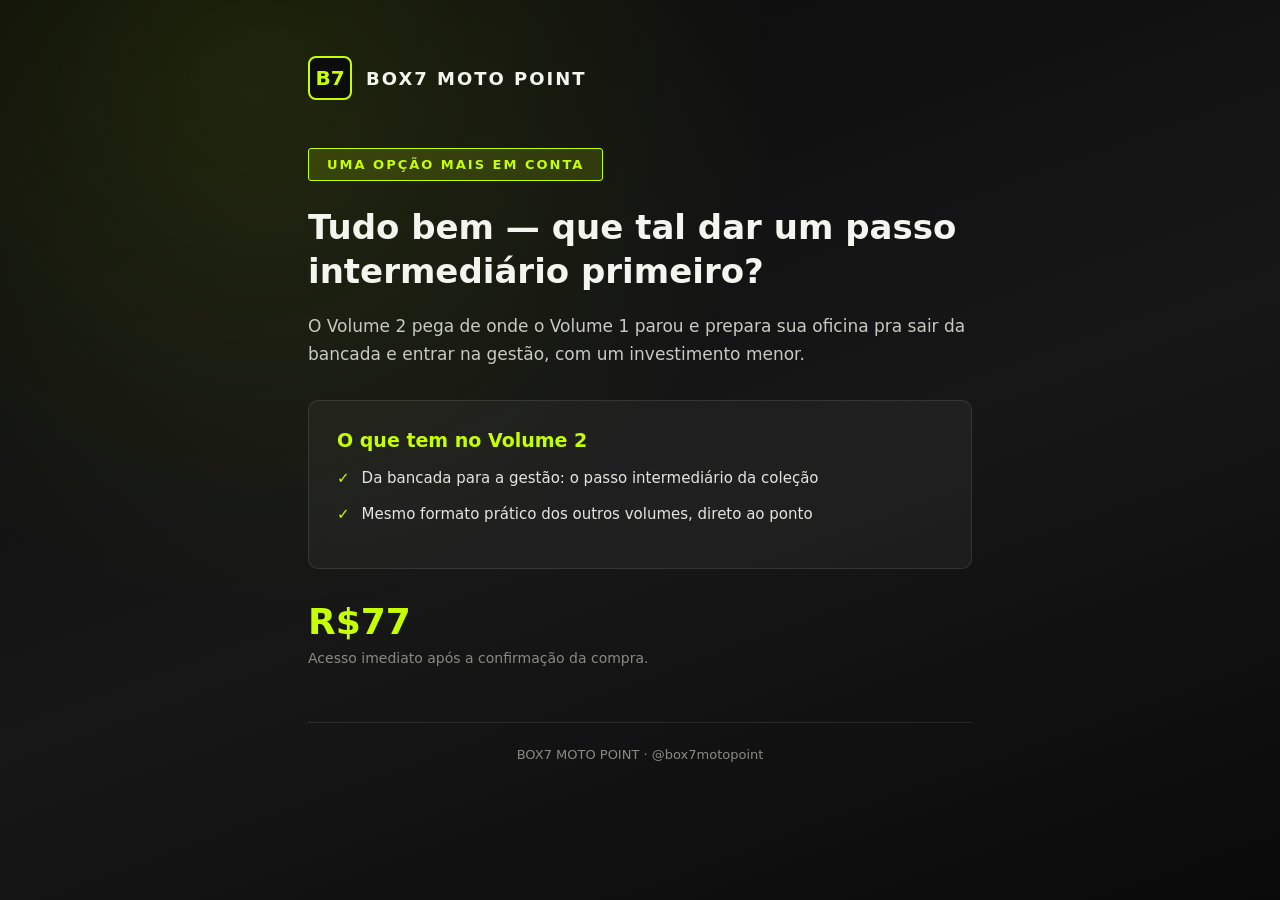
<file: oferta-volume2.html>
<!DOCTYPE html>
<html lang="pt-BR"><head><meta charset="UTF-8">
<meta name="viewport" content="width=device-width, initial-scale=1.0">
<title>Oferta Especial · BOX7</title>
<style>
  *{box-sizing:border-box;margin:0;padding:0;}
  body{
    font-family:-apple-system,'DejaVu Sans',sans-serif;
    background:
      radial-gradient(circle at 20% 10%, rgba(198,255,0,0.10) 0%, rgba(198,255,0,0) 40%),
      linear-gradient(160deg, #0A0A0A 0%, #171717 55%, #0A0A0A 100%);
    color:#F5F5F0;
    min-height:100vh;
  }
  .wrap{max-width:720px;margin:0 auto;padding:56px 28px 80px;}
  .brand{display:flex;align-items:center;gap:14px;margin-bottom:48px;}
  .brand-mark{width:44px;height:44px;background:#0D0D0D;border:2px solid #C6FF00;border-radius:8px;display:flex;align-items:center;justify-content:center;font-weight:700;font-size:20px;color:#C6FF00;}
  .brand span{font-weight:700;font-size:18px;letter-spacing:2px;color:#F5F5F0;}
  .badge{display:inline-block;background:rgba(198,255,0,0.15);color:#C6FF00;font-weight:700;font-size:13px;letter-spacing:2px;padding:8px 18px;border-radius:3px;text-transform:uppercase;margin-bottom:24px;border:1px solid #C6FF00;}
  h1{font-size:34px;font-weight:700;line-height:1.3;margin-bottom:20px;}
  h1 em{font-style:normal;color:#C6FF00;}
  p.lede{font-size:17px;color:#C9C9C4;line-height:1.6;margin-bottom:32px;}
  .box{background:rgba(255,255,255,0.04);border:1px solid rgba(255,255,255,0.1);border-radius:10px;padding:28px;margin-bottom:32px;}
  .box h2{font-size:19px;margin-bottom:16px;color:#C6FF00;}
  .box ul{list-style:none;}
  .box li{display:flex;gap:12px;font-size:15px;color:#E4E4E0;line-height:1.5;margin-bottom:14px;align-items:flex-start;}
  .box li .chk{color:#C6FF00;font-weight:700;}
  .price-row{display:flex;align-items:baseline;gap:14px;margin-bottom:8px;}
  .price-new{font-size:36px;font-weight:700;color:#C6FF00;}
  .price-note{font-size:14px;color:#8A8A85;margin-bottom:32px;}

  .hotmart-widget-slot{margin-bottom:20px;}
  /* Cole o código do widget da etapa "Volume 2" dentro desta div. */

  .foot{margin-top:56px;padding-top:24px;border-top:1px solid rgba(255,255,255,0.1);font-size:13px;color:#8A8A85;text-align:center;}
</style>
</head>
<body>
<div class="wrap">
  <div class="brand"><div class="brand-mark">B7</div><span>BOX7 MOTO POINT</span></div>

  <div class="badge">Uma opção mais em conta</div>
  <h1>Tudo bem — que tal dar um passo intermediário primeiro?</h1>
  <p class="lede">O Volume 2 pega de onde o Volume 1 parou e prepara sua oficina pra sair da bancada e entrar na gestão, com um investimento menor.</p>

  <div class="box">
    <h2>O que tem no Volume 2</h2>
    <ul>
      <li><span class="chk">&#10003;</span>Da bancada para a gestão: o passo intermediário da coleção</li>
      <li><span class="chk">&#10003;</span>Mesmo formato prático dos outros volumes, direto ao ponto</li>
    </ul>
  </div>

  <div class="price-row">
    <span class="price-new">R$77</span>
  </div>
  <div class="price-note">Acesso imediato após a confirmação da compra.</div>

  <div class="hotmart-widget-slot">
    <!-- COLE AQUI O CÓDIGO DO WIDGET DA ETAPA "VOLUME 2" -->
  </div>

  <div class="foot">BOX7 MOTO POINT · @box7motopoint</div>
</div>
</body></html>
</file>
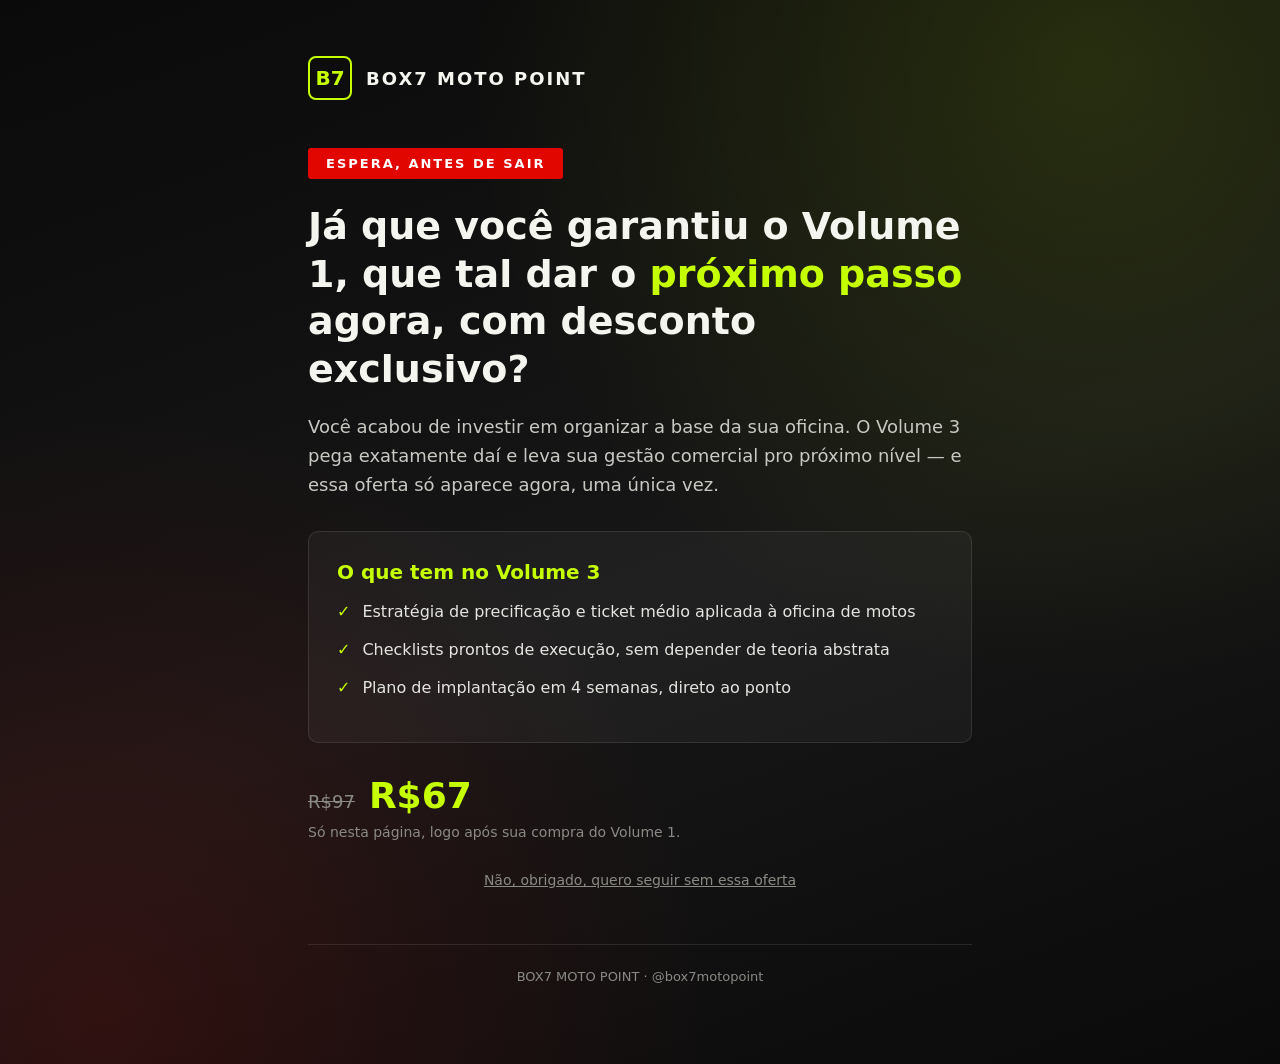
<file: oferta-volume3_1.html>
<!DOCTYPE html>
<html lang="pt-BR"><head><meta charset="UTF-8">
<meta name="viewport" content="width=device-width, initial-scale=1.0">
<title>Oferta Especial · BOX7</title>
<style>
  *{box-sizing:border-box;margin:0;padding:0;}
  body{
    font-family:-apple-system,'DejaVu Sans',sans-serif;
    background:
      radial-gradient(circle at 85% 6%, rgba(198,255,0,0.12) 0%, rgba(198,255,0,0) 42%),
      radial-gradient(circle at 8% 96%, rgba(225,6,0,0.14) 0%, rgba(225,6,0,0) 40%),
      linear-gradient(160deg, #0A0A0A 0%, #171717 55%, #0A0A0A 100%);
    color:#F5F5F0;
    min-height:100vh;
    padding:0;
  }
  .wrap{max-width:720px;margin:0 auto;padding:56px 28px 80px;}
  .brand{display:flex;align-items:center;gap:14px;margin-bottom:48px;}
  .brand-mark{width:44px;height:44px;background:#0D0D0D;border:2px solid #C6FF00;border-radius:8px;display:flex;align-items:center;justify-content:center;font-weight:700;font-size:20px;color:#C6FF00;}
  .brand span{font-weight:700;font-size:18px;letter-spacing:2px;color:#F5F5F0;}
  .badge{display:inline-block;background:#E10600;color:#fff;font-weight:700;font-size:13px;letter-spacing:2px;padding:8px 18px;border-radius:3px;text-transform:uppercase;margin-bottom:24px;}
  h1{font-size:38px;font-weight:700;line-height:1.25;margin-bottom:20px;}
  h1 em{font-style:normal;color:#C6FF00;}
  p.lede{font-size:18px;color:#C9C9C4;line-height:1.6;margin-bottom:32px;}
  .box{background:rgba(255,255,255,0.04);border:1px solid rgba(255,255,255,0.1);border-radius:10px;padding:28px;margin-bottom:32px;}
  .box h2{font-size:20px;margin-bottom:16px;color:#C6FF00;}
  .box ul{list-style:none;}
  .box li{display:flex;gap:12px;font-size:16px;color:#E4E4E0;line-height:1.5;margin-bottom:14px;align-items:flex-start;}
  .box li .chk{color:#C6FF00;font-weight:700;}
  .price-row{display:flex;align-items:baseline;gap:14px;margin-bottom:8px;}
  .price-old{font-size:18px;color:#8A8A85;text-decoration:line-through;}
  .price-new{font-size:36px;font-weight:700;color:#C6FF00;}
  .price-note{font-size:14px;color:#8A8A85;margin-bottom:32px;}

  /* AQUI ENTRA O WIDGET DO FUNIL DE VENDAS DA HOTMART */
  .hotmart-widget-slot{margin-bottom:20px;}
  /* Cole o código do widget da etapa "Volume 3" (copiado do Funil de Vendas) dentro desta div. */

  .no-thanks{display:block;text-align:center;color:#8A8A85;font-size:14px;text-decoration:underline;margin-top:18px;cursor:pointer;}
  .foot{margin-top:56px;padding-top:24px;border-top:1px solid rgba(255,255,255,0.1);font-size:13px;color:#8A8A85;text-align:center;}
</style>
</head>
<body>
<div class="wrap">
  <div class="brand"><div class="brand-mark">B7</div><span>BOX7 MOTO POINT</span></div>

  <div class="badge">Espera, antes de sair</div>
  <h1>Já que você garantiu o Volume 1, que tal dar o <em>próximo passo</em> agora, com desconto exclusivo?</h1>
  <p class="lede">Você acabou de investir em organizar a base da sua oficina. O Volume 3 pega exatamente daí e leva sua gestão comercial pro próximo nível — e essa oferta só aparece agora, uma única vez.</p>

  <div class="box">
    <h2>O que tem no Volume 3</h2>
    <ul>
      <li><span class="chk">&#10003;</span>Estratégia de precificação e ticket médio aplicada à oficina de motos</li>
      <li><span class="chk">&#10003;</span>Checklists prontos de execução, sem depender de teoria abstrata</li>
      <li><span class="chk">&#10003;</span>Plano de implantação em 4 semanas, direto ao ponto</li>
    </ul>
  </div>

  <div class="price-row">
    <span class="price-old">R$97</span>
    <span class="price-new">R$67</span>
  </div>
  <div class="price-note">Só nesta página, logo após sua compra do Volume 1.</div>

  <div class="hotmart-widget-slot">
    <!-- COLE AQUI O CÓDIGO DO WIDGET DA ETAPA "VOLUME 3" -->
  </div>

  <a class="no-thanks">Não, obrigado, quero seguir sem essa oferta</a>

  <div class="foot">BOX7 MOTO POINT · @box7motopoint</div>
</div>
</body></html>
</file>
<file: css/style.css>
/* =====================================
   BOX7 MOTO POINT
   STYLE.CSS
===================================== */

*{
    margin:0;
    padding:0;
    box-sizing:border-box;
}

html{
    scroll-behavior:smooth;
}

body{

    font-family:'Poppins',sans-serif;
    background:#f4f4f4;
    color:#222;
    overflow-x:hidden;

}

.container{

    width:90%;
    max-width:1400px;
    margin:auto;

}

header{

    position:fixed;

    top:0;

    width:100%;

    background:rgba(10,10,10,.92);

    backdrop-filter:blur(12px);

    -webkit-backdrop-filter:blur(12px);

    border-bottom:1px solid rgba(255,255,255,.08);

    padding:20px 0;

    z-index:999;

    box-shadow:0 10px 35px rgba(0,0,0,.35);

}
   
header .container{

    display:flex;

    justify-content:space-between;

    align-items:center;

}

.logo{

letter-spacing:2px;
text-transform:uppercase;
    color:#FFD700;

    font-size:30px;

    font-weight:800;

}

nav ul{

    display:flex;
    gap:30px;
    list-style:none;

}

nav a{

    position:relative;
    color:#fff;
    text-decoration:none;
    font-weight:600;
    cursor:pointer;
    transition:.3s;

}

nav a::after{

    content:"";

    position:absolute;

    left:0;

    bottom:-8px;

    width:0;

    height:2px;

    background:#FFD700;

    transition:.35s;

}

nav a:hover::after{

    width:100%;

}

nav a:hover{

    color:#FFD700;

}
    cursor:pointer;
    transition:all .3s;

}

nav a:hover{

    color:#FFD700;
     
}

.btn-menu{

    background:#FFD700;

    color:#111;

    padding:12px 28px;

    border-radius:40px;

    font-weight:700;
   
text-decoration:none;
transition:all .3s; 
}

.hero{background:linear-gradient(135deg,#080808,#141414,#080808);

    min-height:100vh;

    display:flex;

    align-items:center;
    
    color:white;

    padding-top:120px;

}

.hero-grid{

    display:grid;

    grid-template-columns:1fr 1fr;

    gap:60px;

    align-items:center;

}

.hero h1{

    font-size:64px;

    line-height:70px;

    margin-bottom:30px;

}

.hero p{

    font-size:22px;

    margin-bottom:40px;

}

.hero-buttons{

display:flex;

gap:20px;

flex-wrap:wrap;

}

.btn-primary{

background:#FFD700;

color:#111;

padding:18px 40px;

border-radius:40px;

text-decoration:none;

font-weight:700;

transition:all .3s; 

cursor:pointer;
   
}

.btn-primary:hover{
background:#ffcc00;
transform:translateY(-4px);
 box-shadow:0 12px 30px rgba(255,215,0,.35);
   
}

img{
    max-width:100%;
    height:auto;
    display:block;
}

.ebook-card img{
    width:220px;
    margin:0 auto 25px;
    transition:.4s;
}

.ebook-card:hover img{
    transform:scale(1.05);
}  

.btn-secondary{

border:2px solid #FFD700;

color:#FFD700;

padding:18px 40px;

border-radius:40px;

text-decoration:none;

font-weight:700;

transition:.3s;
   
cursor:pointer;
}

.btn-menu:hover{
    background:#ffcc00;
    transform:translateY(-3px);
    box-shadow:0 10px 25px rgba(255,215,0,.35);
}
 
.btn-secondary:hover{

background:#FFD700;

color:#111;

}

.hero-image img{

    width:100%;
    border-radius:28px;
    box-shadow:0 40px 90px rgba(0,0,0,.60);
    transition:.7s;

}

.hero-image img:hover{

    transform:scale(1.04);

}
/* =====================================
   HERO - ESTATÍSTICAS
===================================== */

.hero-numbers{

display:flex;
gap:40px;
margin-top:50px;
flex-wrap:wrap;

}

.hero-numbers div{

text-align:center;

}

.hero-numbers h2{

font-size:42px;
color:#FFD700;
font-weight:800;

}

.hero-numbers span{

font-size:16px;
color:#ddd;

}

/* =====================================
   SEÇÃO SOBRE
===================================== */

.sobre{

background:#ffffff;
padding:100px 0;

}

.sobre h2{

font-size:42px;
text-align:center;
margin-bottom:25px;
color:#111;

}

.sobre > .container > p{

max-width:900px;
margin:0 auto 60px;
text-align:center;
font-size:20px;
color:#666;
line-height:1.8;

}

/* =====================================
   CARDS
===================================== */

.cards{

display:grid;
grid-template-columns:repeat(4,1fr);
gap:30px;

}

.card{

background:#fff;
padding:35px;
border-radius:18px;
box-shadow:0 12px 35px rgba(0,0,0,.10);
 transition:.35s;

}

.card:hover{

transform:translateY(-10px);
box-shadow:0 20px 45px rgba(0,0,0,.15);

}

.card h3{

font-size:24px;
margin-bottom:15px;
color:#111;

}

.card p{

font-size:17px;
color:#666;
line-height:1.6;

}   
/* =====================================
   E-BOOKS
===================================== */

.ebooks{

background:#111;
padding:100px 0;
color:#fff;

}

.ebooks h2{

font-size:42px;
text-align:center;
margin-bottom:20px;
color:#FFD700;

}

.subtitulo{

text-align:center;
font-size:20px;
color:#ddd;
margin-bottom:60px;

}

.ebooks-grid{

display:grid;
grid-template-columns:repeat(3,1fr);
gap:35px;

}

.ebook-card{

background:#1c1c1c;
border-radius:20px;
padding:35px;
text-align:center;
box-shadow:0 15px 35px rgba(0,0,0,.30);
transition:.35s;

}

.ebook-card:hover{

    transform:translateY(-12px);
    box-shadow:0 25px 45px rgba(212,175,55,.25);

}

.ebook-card h3{

font-size:24px;
margin-bottom:20px;
color:#FFD700;

}

.ebook-card p{

font-size:17px;
line-height:1.7;
color:#ddd;
margin-bottom:30px;

}

.ebook-card .btn-primary{

display:inline-block;

}
/* =====================================
   CONSULTORIA
===================================== */

.consultoria{

padding:100px 0;
background:#ffffff;

}

.titulo-secao{

text-align:center;
margin-bottom:70px;

}

.titulo-secao h2{

font-size:42px;
color:#111;
margin-bottom:20px;

}

.titulo-secao p{

max-width:900px;
margin:auto;
font-size:20px;
line-height:1.8;
color:#666;

}

.consultoria-grid{

display:grid;
grid-template-columns:1fr 1fr;
gap:60px;
align-items:center;

}

.consultoria-texto h3{

font-size:34px;
margin-bottom:30px;
color:#111;

}

.consultoria-texto ul{

list-style:none;
padding:0;
margin-bottom:40px;

}

.consultoria-texto li{

font-size:19px;
margin-bottom:18px;
color:#444;

}

.consultoria-imagem{

text-align:center;

}

.consultoria-imagem img{

width:100%;
max-width:550px;
border-radius:20px;
box-shadow:0 20px 40px rgba(0,0,0,.20);

}

/* =====================================
   MENTORIA
===================================== */

.mentoria{

padding:100px 0;
background:#f7f7f7;

}

.mentoria-grid{

display:grid;
grid-template-columns:1fr 1fr;
gap:70px;
align-items:center;

}

.mentoria-grid img{

width:100%;
max-width:500px;
border-radius:20px;

}

.cards-mentoria{

display:grid;
grid-template-columns:repeat(2,1fr);
gap:25px;
margin:35px 0;

}

.cards-mentoria div{

background:#fff;
padding:25px;
border-radius:18px;
box-shadow:0 10px 25px rgba(0,0,0,.08);

}

.cards-mentoria h4{

font-size:22px;
margin-bottom:10px;
color:#111;

}

/* =====================================
   DEPOIMENTOS
===================================== */

.depoimentos{

background:#111;
padding:100px 0;
color:#fff;

}

.depoimentos h2{

text-align:center;
font-size:42px;
color:#FFD700;
margin-bottom:20px;

}

.depoimentos> .container> p{

text-align:center;
margin-bottom:60px;
font-size:20px;
color:#ddd;

}

.depoimentos-grid{

display:grid;
grid-template-columns:repeat(3,1fr);
gap:35px;

}

.depoimento{

background:#1d1d1d;
padding:35px;
border-radius:20px;
text-align:center;
font-size:22px;
box-shadow:0 15px 35px rgba(0,0,0,.30);

}

.depoimento p{

margin:20px 0;
font-size:18px;
line-height:1.8;
color:#ddd;

}

.depoimento strong{

color:#FFD700;
font-size:18px;

}

/* =====================================
   FAQ
===================================== */

.faq{

padding:100px 0;
background:#ffffff;

}

.faq-container{

max-width:1000px;
margin:auto;

}

.faq-item{

background:#fff;
padding:30px;
margin-bottom:25px;
border-radius:15px;
box-shadow:0 12px 35px rgba(0,0,0,.10);

}

.faq-item h3{

font-size:24px;
margin-bottom:15px;
color:#111;

}

.faq-item p{

font-size:18px;
line-height:1.7;
color:#666;

}

/* =====================================
   CTA FINAL
===================================== */

.cta-final{

background:#FFD700;
padding:100px 0;
text-align:center;

}

.cta-final h2{

font-size:52px;
margin-bottom:25px;
color:#111;

}

.cta-final p{

font-size:22px;
max-width:900px;
margin:0 auto 45px;
line-height:1.8;

}

.cta-final .hero-buttons{

justify-content:center;

}

.cta-final .btn-secondary{

border:2px solid #111;
color:#111;

}

.cta-final .btn-secondary:hover{

background:#111;
color:#FFD700;

}

/* =====================================
   FOOTER
===================================== */

footer{

background:#111;
color:#fff;
padding:70px 0 40px;

}

.footer-grid{

display:grid;
grid-template-columns:2fr 1fr 1fr;
gap:60px;
margin-bottom:40px;

}

.footer-grid h3{

font-size:30px;
color:#FFD700;
margin-bottom:20px;

}

.footer-grid h4{

margin-bottom:20px;
color:#FFD700;

}

.footer-grid p,
.footer-grid li{

font-size:17px;
line-height:2;
color:#ddd;
list-style:none;

}

footer hr{

border:none;
height:1px;
background:#333;
margin:30px 0;

}

.copyright{

text-align:center;
color:#888;
font-size:15px;

}

/* =====================================
   RESPONSIVO
===================================== */

@media(max-width:992px){

.hero-grid,
.consultoria-grid,
.mentoria-grid,
.footer-grid{

grid-template-columns:1fr;

}

.cards{

grid-template-columns:repeat(2,1fr);

}

.ebooks-grid{

grid-template-columns:1fr;

}

.depoimentos-grid{

grid-template-columns:1fr;

}

.hero h1{

font-size:46px;
line-height:55px;

}

.hero{

text-align:center;

}

.hero-buttons{

justify-content:center;

}

.hero-numbers{

justify-content:center;

}

header .container{

flex-direction:column;
gap:20px;

}

nav ul{

flex-wrap:wrap;
justify-content:center;

}

}

@media(max-width:768px){

.cards{

grid-template-columns:1fr;

}

.cards-mentoria{

grid-template-columns:1fr;

}

.hero h1{

font-size:36px;
line-height:45px;

}

.hero p{

font-size:18px;

}

.titulo-secao h2,
.sobre h2,
.ebooks h2,
.depoimentos h2,
.cta-final h2{

font-size:34px;

}

.btn-primary,
.btn-secondary{

display:block;
width:100%;
text-align:center;

}

.hero-buttons{

flex-direction:column;

}

nav{

display:none;

}

}
/* =====================================
   MENU MOBILE
===================================== */

.menu-toggle{

    display:none;
    font-size:34px;
    color:#FFD700;
    cursor:pointer;
    user-select:none;

}

/* =======================================================
   HISTÓRIA BOX7
======================================================= */

.historia-box7{

background:#0b0b0b;
padding:120px 0;
color:#fff;

}

.historia-box7 .subtitulo{

display:inline-block;
padding:8px 22px;
border-radius:30px;
background:#ff6600;
color:#fff;
font-weight:bold;
margin-bottom:25px;

}

.historia-box7 .titulo-secao h2{

font-size:52px;
line-height:60px;
margin-bottom:25px;
color:#fff;

}

.historia-box7 .titulo-secao p{

font-size:22px;
max-width:900px;
margin:auto;
color:#cfcfcf;

}

.historia-grid{

display:grid;
grid-template-columns:420px 1fr;
gap:80px;
align-items:center;
margin-top:90px;

}

.historia-imagem{

text-align:center;

}

.historia-imagem img{

width:100%;
max-width:420px;
border-radius:30px;
box-shadow:0 30px 60px rgba(0,0,0,.50);

}

.historia-texto h3{

font-size:42px;
margin-bottom:30px;
color:#ff8800;

}

.historia-texto p{

font-size:20px;
line-height:1.9;
margin-bottom:22px;
color:#d8d8d8;

}

.numeros-box7{

display:grid;
grid-template-columns:repeat(4,1fr);
gap:25px;
margin-top:55px;

}

.numeros-box7 div{

background:#151515;
padding:30px;
border-radius:20px;
text-align:center;
border:1px solid rgba(255,255,255,.08);
transition:.35s;

}

.numeros-box7 div:hover{

transform:translateY(-10px);
border-color:#ff6600;

}

.numeros-box7 h2{

font-size:44px;
color:#ff8800;
margin-bottom:10px;

}

.numeros-box7 span{

font-size:17px;
color:#ddd;

}
/* =======================================================
   LINHA DO TEMPO
======================================================= */

.timeline-box7{

background:#111;
padding:120px 0;
color:#fff;

}

.timeline{

max-width:1000px;
margin:70px auto 0;

}

.timeline-item{

display:grid;
grid-template-columns:120px 1fr;
gap:40px;
margin-bottom:45px;
align-items:flex-start;

}

.timeline-ano{

background:#ff6600;
color:#fff;
font-size:28px;
font-weight:700;
padding:18px;
border-radius:15px;
text-align:center;

}

.timeline-conteudo{

background:#1b1b1b;
padding:30px;
border-radius:20px;
box-shadow:0 20px 40px rgba(0,0,0,.30);

}

.timeline-conteudo h3{

font-size:30px;
margin-bottom:18px;
color:#FFD700;

}

.timeline-conteudo p{

font-size:18px;
line-height:1.8;
color:#ddd;

}

/* ==========================================
AUTORIDADE
========================================== */

.autoridade-box7{

padding:120px 0;
background:#0b0b0b;
color:#fff;

}

.autoridade-grid{

display:grid;
grid-template-columns:repeat(3,1fr);
gap:35px;
margin-top:60px;

}

.autoridade-card{

background:#181818;
padding:35px;
border-radius:20px;
transition:.35s;
border:1px solid #222;

}

.autoridade-card:hover{

transform:translateY(-12px);

border-color:#ff6600;

}

.autoridade-card h3{

font-size:26px;
margin-bottom:20px;
color:#FFD700;

}

.autoridade-card p{

font-size:18px;
line-height:1.8;

color:#ddd;

}
/* ======================================================
   TIMELINE PREMIUM
======================================================*/

.timeline-item{

display:grid;

grid-template-columns:1fr 1fr;

gap:70px;

align-items:center;

margin:120px 0;

}

.timeline-image img{

width:100%;

border-radius:22px;

box-shadow:0 30px 60px rgba(0,0,0,.35);

transition:.45s;

}

.timeline-image img:hover{

transform:scale(1.02);

}

.timeline-content h2{

font-size:42px;

margin:20px 0;

color:#FFD700;

}

.timeline-content p{

font-size:20px;

line-height:1.9;

color:#ddd;

margin-bottom:35px;

}

.timeline-content ul{

list-style:none;

padding:0;

}

.timeline-content li{

margin-bottom:18px;

font-size:18px;

}

.timeline-tag{

display:inline-block;

background:#ff6600;

padding:10px 20px;

border-radius:40px;

font-size:14px;

font-weight:700;

letter-spacing:2px;

color:#fff;

}
/*==================================================
EXPERIÊNCIA PROFISSIONAL PREMIUM
==================================================*/

.experiencia{

background:#0b0b0b;
padding:140px 0;

}

.exp-item{

display:grid;
grid-template-columns:1.1fr 1fr;
gap:90px;
align-items:center;
margin-top:90px;

}

.exp-image img{

width:100%;
display:block;
border-radius:24px;
box-shadow:0 35px 80px rgba(0,0,0,.55);
transition:.5s;

}

.exp-image img:hover{

transform:scale(1.02);

}

.exp-text span{

display:inline-block;
padding:10px 22px;
background:#ff6600;
color:#fff;
font-size:14px;
font-weight:700;
border-radius:30px;
letter-spacing:2px;
margin-bottom:25px;

}

.exp-text h2{

font-size:52px;
color:#fff;
margin-bottom:25px;

}

.exp-text p{

font-size:20px;
line-height:1.9;
color:#d5d5d5;
margin-bottom:35px;

}

.exp-text ul{

list-style:none;
padding:0;

}

.exp-text li{

font-size:19px;
margin-bottom:18px;
color:#fff;

}
/*====================================================
EFEITOS PREMIUM BOX7 MOTO POINT
====================================================*/

html{

scroll-behavior:smooth;

}

section{

position:relative;

overflow:hidden;

}

.exp-item{

transition:.45s ease;

}

.exp-item:hover{

transform:translateY(-8px);

}

.exp-image{

overflow:hidden;

border-radius:24px;

}

.exp-image img{

transition:.7s;

}

.exp-image:hover img{

transform:scale(1.06);

}

.autoridade-card{

transition:.35s;

cursor:pointer;

}

.autoridade-card:hover{

transform:translateY(-10px);

box-shadow:0 25px 50px rgba(255,102,0,.25);

}

.ebook-card{

transition:.35s;

}

.ebook-card:hover{

transform:translateY(-12px);

box-shadow:0 30px 60px rgba(0,0,0,.35);

}

.btn-primary{

transition:.35s;

}

.btn-primary:hover{

transform:translateY(-4px);

box-shadow:0 20px 40px rgba(255,102,0,.35);

}

.btn-secondary{

transition:.35s;

}

.btn-secondary:hover{

transform:translateY(-4px);

}
/*====================================================
TREINAMENTOS E EQUIPES
====================================================*/

.experiencia-extra{

padding:120px 0;

background:#111;

}

.experiencia-extra-grid{

display:grid;

grid-template-columns:repeat(auto-fit,minmax(320px,1fr));

gap:40px;

margin-top:60px;

}

.extra-card{

background:#181818;

border-radius:24px;

overflow:hidden;

transition:.4s;

box-shadow:0 20px 40px rgba(0,0,0,.30);

}

.extra-card:hover{

transform:translateY(-10px);

}

.extra-card img{

width:100%;
height:320px;
object-fit:contain;
background:#111;
padding:10px;

}

.extra-card h3{

padding:25px 25px 10px;

font-size:24px;

color:#FFD700;

}

.extra-card p{

padding:0 25px 30px;

line-height:1.8;

color:#ddd;

}
</file>
